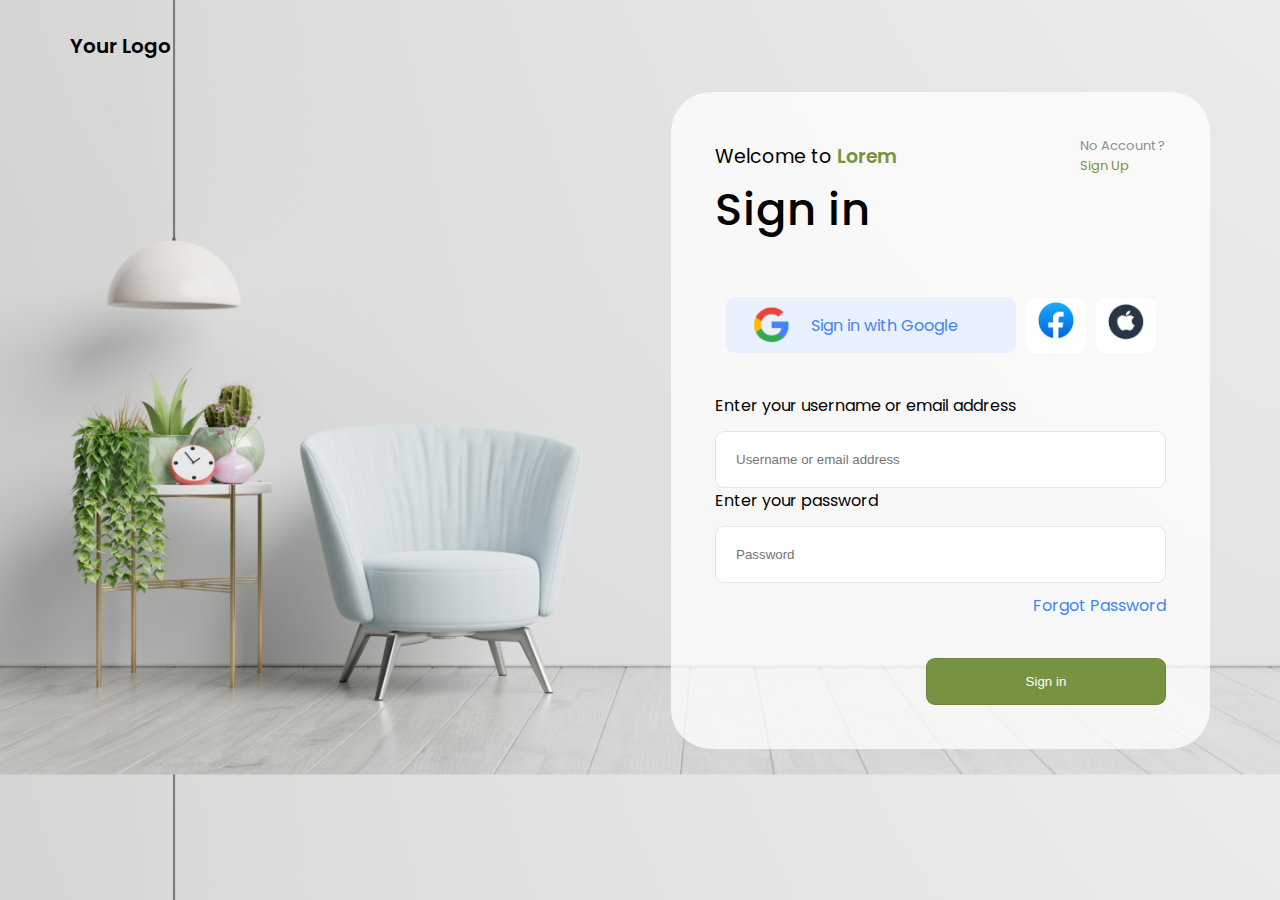
<file: index.html>
<!DOCTYPE html>
<html lang="en">
<head>
  <meta charset="UTF-8">
  <meta name="viewport" content="width=device-width, initial-scale=1.0">
  <title>Sign In</title>
  <link rel="preconnect" href="https://fonts.googleapis.com" />
  <link rel="preconnect" href="https://fonts.gstatic.com" crossorigin />
  <link
    href="https://fonts.googleapis.com/css2?family=Poppins:ital,wght@0,100;0,200;0,300;0,400;0,500;0,600;0,700;0,800;0,900;1,100;1,200;1,300;1,400;1,500;1,600;1,700;1,800;1,900&display=swap"
    rel="stylesheet"
  />
  <link rel="stylesheet" href="assets/styles/main.css">
</head>
<body>
  <header>
    <div class="container">
      <a href="index.html">Your Logo</a>
    </div>
  </header>
  <main>
    <section class="sign-in">
      <div class="container">
        <div class="sign-in-container">
          <div class="heading">
            <p class="welcome-message">Welcome to <span>Lorem</span></p>
            <p class="no-have-account">
              No Account ? <br />
              <a href="signup.html">Sign Up</a>
            </p>
          </div>
          <h1>Sign in</h1>
          <div class="login-with">
            <div class="google">
              <a href="#">
                <img src="assets/icons/google.webp" alt="Google Icons" />
                Sign in with Google
              </a>
            </div>
            <div class="other-option">
              <a href="#">
                <img src="assets/icons/facebook.webp" alt="Facebook Icon" />
              </a>
            </div>
            <div class="other-option">
              <a href="#">
                <img src="assets/icons/apple.webp" alt="Apple Icon" />
              </a>
            </div>
          </div>
          <form>
            <label for="username">Enter your username or email address</label>
            <input type="text" name="username" id="username" placeholder="Username or email address" required autofocus />
            <label for="password">Enter your password</label>
            <input type="password" name="password" id="password" placeholder="Password" required />
            <a href="#">Forgot Password</a>
            <input type="submit" value="Sign in" />
          </form>
        </div>
      </div>
    </section>
  </main>
</body>
</html>
</file>
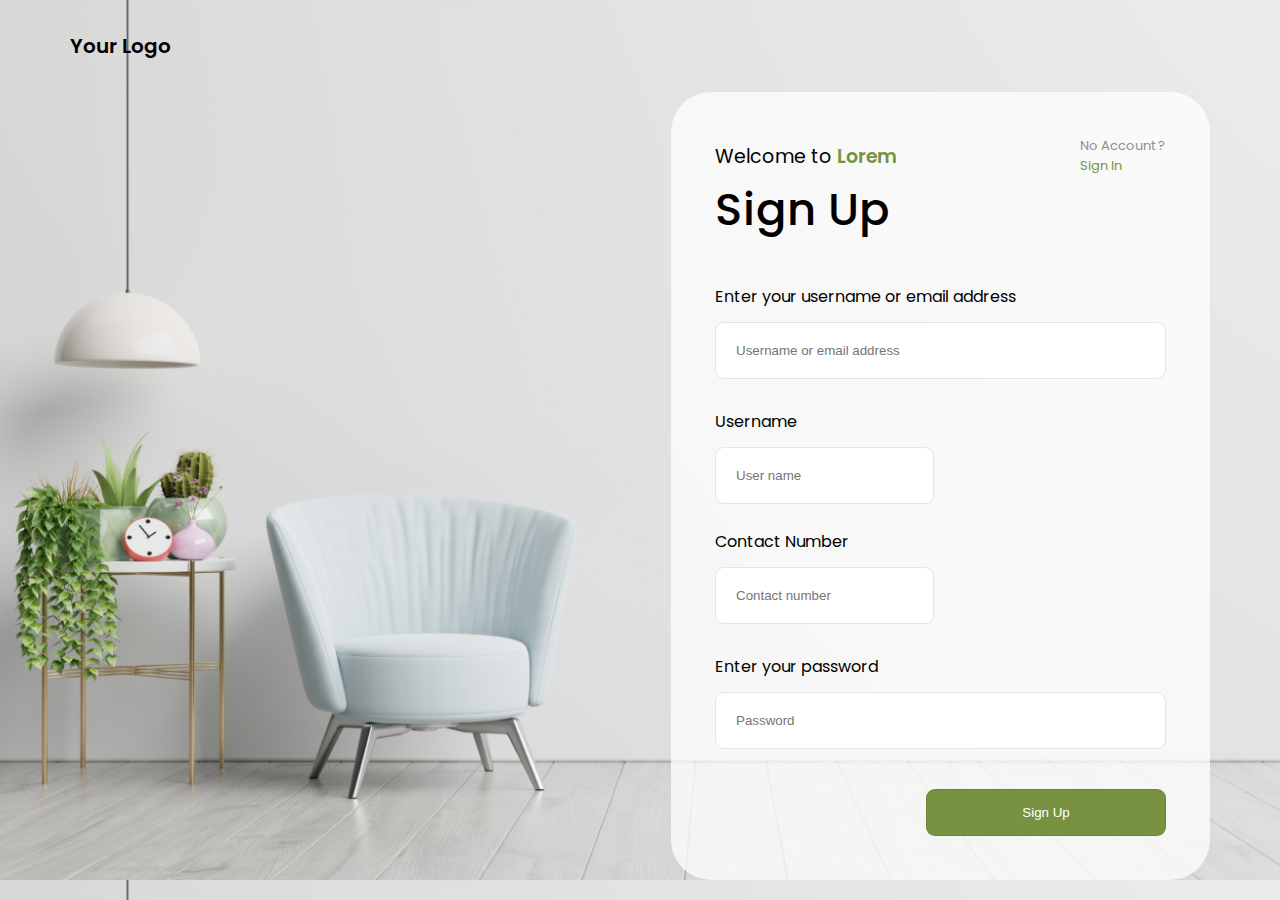
<file: signup.html>
<!DOCTYPE html>
<html lang="en">
  <head>
    <meta charset="UTF-8" />
    <meta name="viewport" content="width=device-width, initial-scale=1.0" />
    <title>Sign Up</title>
    <link rel="preconnect" href="https://fonts.googleapis.com" />
    <link rel="preconnect" href="https://fonts.gstatic.com" crossorigin />
    <link
      href="https://fonts.googleapis.com/css2?family=Poppins:ital,wght@0,100;0,200;0,300;0,400;0,500;0,600;0,700;0,800;0,900;1,100;1,200;1,300;1,400;1,500;1,600;1,700;1,800;1,900&display=swap"
      rel="stylesheet"
    />
    <link rel="stylesheet" href="assets/styles/main.css" />
  </head>
  <body>
    <header>
      <div class="container">
        <a href="index.html">Your Logo</a>
      </div>
    </header>
    <main>
      <section class="sign-in">
        <div class="container">
          <div class="sign-in-container">
            <div class="heading">
              <p class="welcome-message">Welcome to <span>Lorem</span></p>
              <p class="no-have-account">
                No Account ? <br />
                <a href="index.html">Sign In</a>
              </p>
            </div>
            <h1>Sign Up</h1>
            <form>
              <label for="username-or-email">Enter your username or email address</label>
              <input type="text" name="username-or-email" id="username-or-email" placeholder="Username or email address" required autofocus />
              <div class="input-container">
                <div>
                  <label for="username">Username</label>
                  <input type="text" name="username" id="username" placeholder="User name" required />
                </div>
                <div>
                  <label for="contact-number">Contact Number</label>
                  <input type="text" name="contact-number" id="contact-number" placeholder="Contact number" />
                </div>
              </div>
              <label for="password">Enter your password</label>
              <input type="password" name="password" id="password" placeholder="Password" required />
              <input type="submit" value="Sign Up" />
            </form>
          </div>
        </div>
      </section>
    </main>
  </body>
</html>
</file>
<file: assets/styles/main.css>
* {
  padding: 0;
  margin: 0;
  box-sizing: border-box;
}
:root {
  --black: black;
  --white: white;
  --palm-leaf: #779341;
  --blueberry: #4285f4;
  --alice-blue: #e9f1ff;
  --philippine-gray: #8d8d8d;
}
body {
  font-family: "Poppins", serif;
  background-image: url(../images/bg.webp);
  background-size: cover;
  background-position: center;
}
a {
  text-decoration: none;
}
img {
  max-width: 100%;
}
.container {
  padding: 0 15px;
  margin: auto;
}
@media (min-width: 768px) {
  .container {
    width: 750px;
  }
}
@media (min-width: 992px) {
  .container {
    width: 970px;
  }
}
@media (min-width: 1200px) {
  .container {
    width: 1170px;
  }
}
header {
  padding: 31px 0;
}
header a {
  font-size: 20px;
  font-weight: 600;
  color: var(--black);
}
.sign-in .container {
  display: flex;
  align-items: center;
  justify-content: end;
}
@media (max-width: 991px) {
  .sign-in .container {
    justify-content: center;
  }
  .sign-in .sign-in-container {
    width: 500px;
    margin: 0 15px;
  }
}
.sign-in .sign-in-container {
  width: 539px;
  padding: 44px;
  background-color: rgb(255 255 255 / 0.75);
  border-radius: 40px;
}
.sign-in .sign-in-container .heading {
  display: flex;
  align-items: center;
  justify-content: space-between;
}
.sign-in .heading .welcome-message {
  font-size: 19px;
  font-weight: 400;
}
.sign-in .heading .welcome-message span {
  font-weight: 600;
  color: var(--palm-leaf);
}
.sign-in .heading .no-have-account {
  font-size: 13px;
  font-weight: 400;
  color: var(--philippine-gray);
}
.sign-in .heading .no-have-account a {
  color: var(--palm-leaf);
}
.sign-in h1 {
  font-size: 45px;
  font-weight: 500;
  color: var(--black);
}
.sign-in .login-with {
  display: flex;
  align-items: center;
  justify-content: center;
  flex-wrap: wrap;
  gap: 10px;
  margin-top: 53px;
}
.sign-in .login-with img {
  width: 40px;
}
.sign-in .login-with .google {
  width: 290px;
  padding: 8px 25px;
  background-color: var(--alice-blue);
  border-radius: 9px;
}
.sign-in .login-with .google a {
  display: flex;
  align-items: center;
  color: var(--blueberry);
  font-size: 16px;
  font-weight: 400;
}
.sign-in .login-with .google a img {
  margin-right: 20px;
}
.sign-in .login-with .other-option {
  display: flex;
  align-items: center;
  justify-content: center;
  width: 60px;
  height: 55px;
  background-color: var(--white);
  border-radius: 9px;
}
.sign-in form {
  margin-top: 40px;
}
.sign-in form label {
  display: block;
  margin-bottom: 13px;
  font-size: 16px;
  font-weight: 400;
}
.sign-in form input {
  display: block;
  width: 100%;
  padding: 20px;
  border: none;
  outline: none;
  border: 1px solid rgb(0 0 0 / 0.1);
  border-radius: 9px;
}
.sign-in form a {
  display: block;
  margin: 10px 0 0 0;
  text-align: right;
  color: var(--blueberry);
}
.sign-in form .input-container {
  display: flex;
  align-items: center;
  flex-wrap: wrap;
  gap: 25px;
  margin: 30px 0;
}
.sign-in form input[type="submit"] {
  background-color: var(--palm-leaf);
  width: 240px;
  color: var(--white);
  padding: 15px;
  float: right;
  margin-top: 40px;
}
@media (max-width: 991px) {
  .sign-in form .input-container {
    display: block;
  }
  .sign-in form input[type="submit"] {
    width: 100%;
  }
}
</file>
